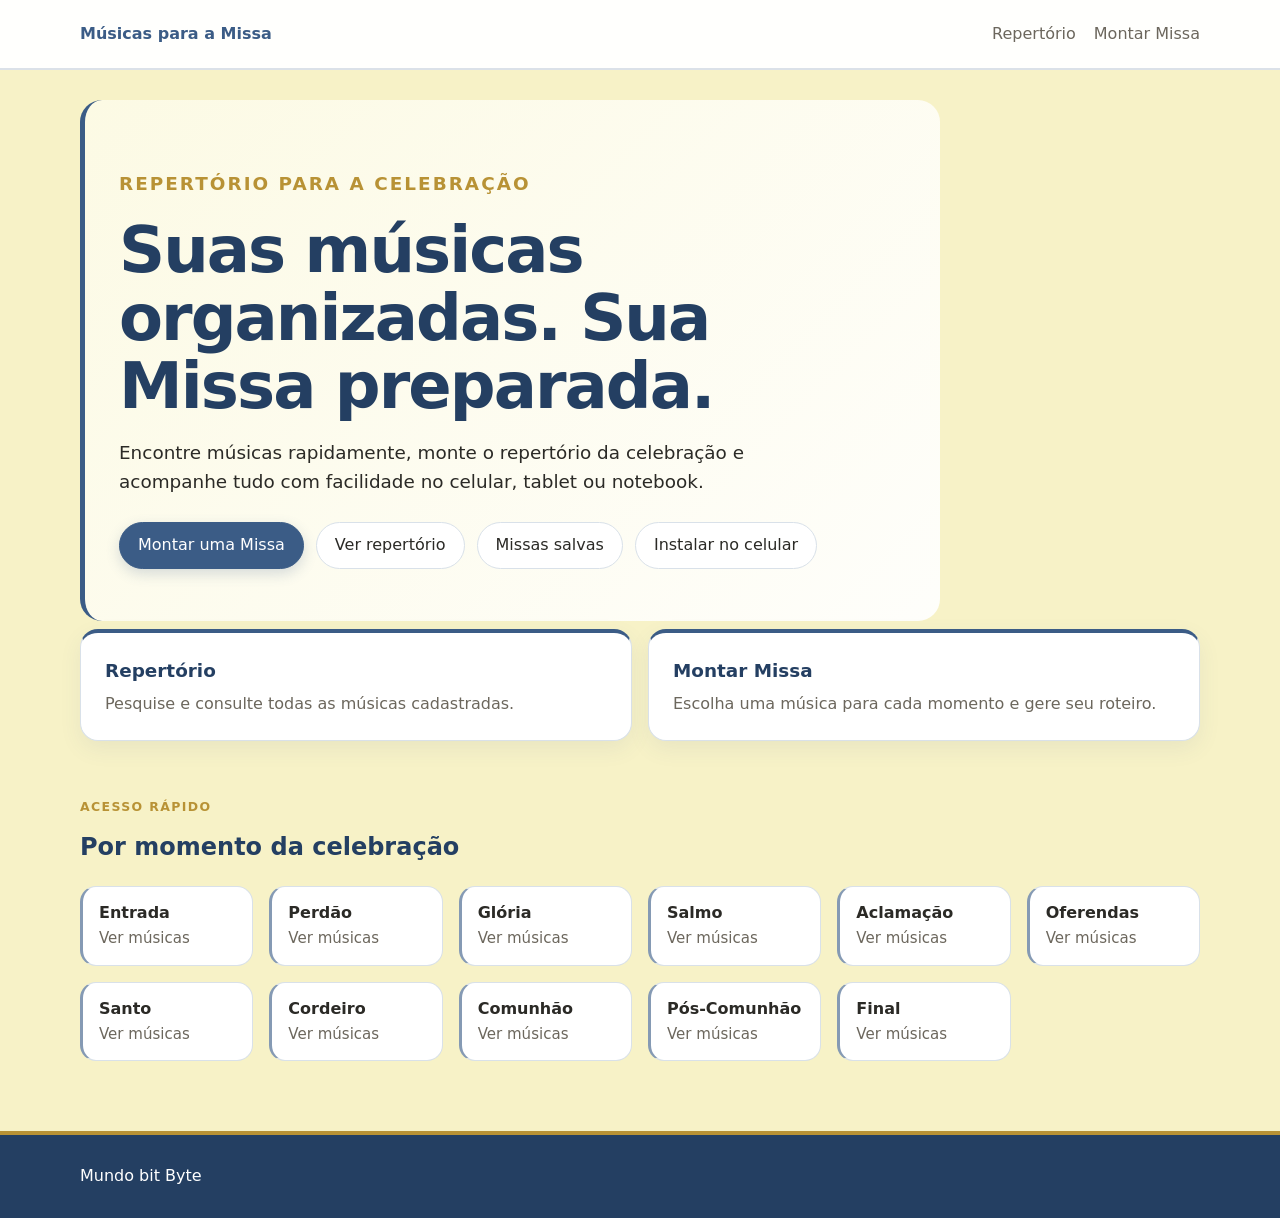
<file: index.html>
<!DOCTYPE html>
<html lang="pt-BR">
<head>
  <meta charset="UTF-8">
  <meta name="viewport" content="width=device-width, initial-scale=1.0">
  <meta name="theme-color" content="#243F62">
  <meta name="description" content="Repertório, preparação e roteiro de músicas para a celebração da Missa.">
  <link rel="manifest" href="manifest.webmanifest">
  <link rel="icon" href="assets/img/icone-app.svg" type="image/svg+xml">
  <title>Músicas para a Missa</title>
  <link rel="stylesheet" href="assets/css/style.css">
  <link rel="stylesheet" href="assets/css/tema.css">
</head>
<body>
  <header class="topo">
    <div class="container">
      <a class="marca" href="index.html">Músicas para a Missa</a>
      <nav>
        <a href="repertorio.html">Repertório</a>
        <a href="montar-missa.html">Montar Missa</a>
      </nav>
    </div>
  </header>

  <main class="container">
    <section class="hero">
      <p class="sobrelinha">Repertório para a celebração</p>
      <h1>Suas músicas organizadas. Sua Missa preparada.</h1>
      <p>Encontre músicas rapidamente, monte o repertório da celebração e acompanhe tudo com facilidade no celular, tablet ou notebook.</p>

      <div class="acoes">
        <a class="botao primario" href="montar-missa.html">Montar uma Missa</a>
        <a class="botao" href="repertorio.html">Ver repertório</a>
        <a class="botao" href="missas-salvas.html">Missas salvas</a>
        <button id="instalarApp" class="botao" type="button" hidden>Instalar no celular</button>
      </div>
    </section>

    <section id="missaAtualHome" class="dados-celebracao missa-atual-home" aria-labelledby="tituloMissaAtual" hidden>
      <div class="dados-celebracao-cabecalho missa-atual-conteudo">
        <div>
          <p class="sobrelinha">Em andamento</p>
          <h2 id="tituloMissaAtual">Missa em preparação</h2>
          <p id="missaAtualMeta" class="momento-meta missa-atual-meta"></p>
        </div>
        <div class="acoes missa-atual-acoes">
          <a class="botao" href="montar-missa.html">Continuar montagem</a>
          <a id="abrirRoteiroAtual" class="botao primario" href="roteiro.html">Abrir roteiro</a>
          <button class="botao" type="button" data-nova-missa>Nova Missa</button>
        </div>
      </div>
    </section>

    <section class="atalhos-home">
      <a class="atalho-principal" href="repertorio.html">
        <span class="atalho-titulo">Repertório</span>
        <span class="atalho-texto">Pesquise e consulte todas as músicas cadastradas.</span>
      </a>

      <a class="atalho-principal" href="montar-missa.html">
        <span class="atalho-titulo">Montar Missa</span>
        <span class="atalho-texto">Escolha uma música para cada momento e gere seu roteiro.</span>
      </a>
    </section>

    <section class="acesso-momentos">
      <div class="secao-titulo">
        <div>
          <p class="sobrelinha">Acesso rápido</p>
          <h2>Por momento da celebração</h2>
        </div>
      </div>
      <div id="categorias" class="grade-categorias compacta"></div>
    </section>
  </main>

  <footer class="rodape">
    <div class="container">Mundo bit Byte</div>
  </footer>

  <script src="assets/js/site.js"></script>
  <script src="assets/js/nova-missa.js"></script>
  <script src="assets/js/app.js"></script>
</body>
</html>
</file>
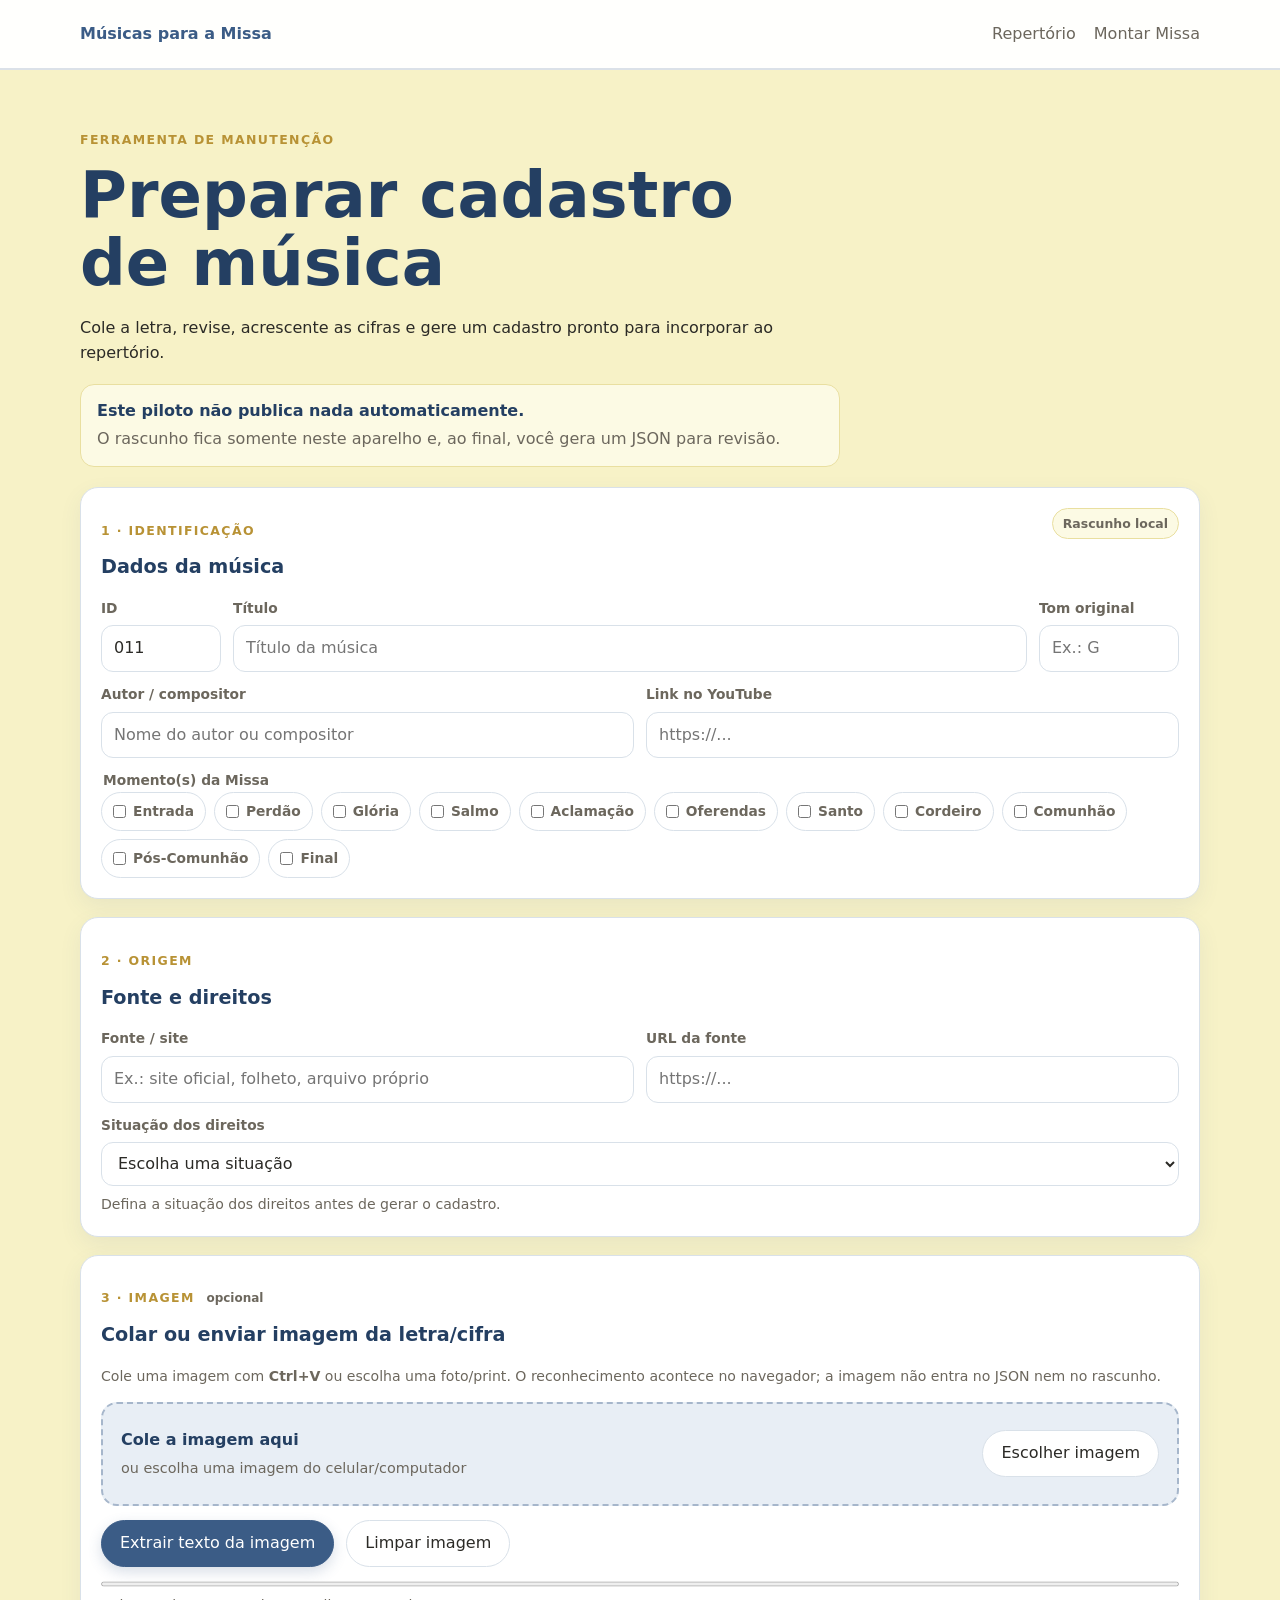
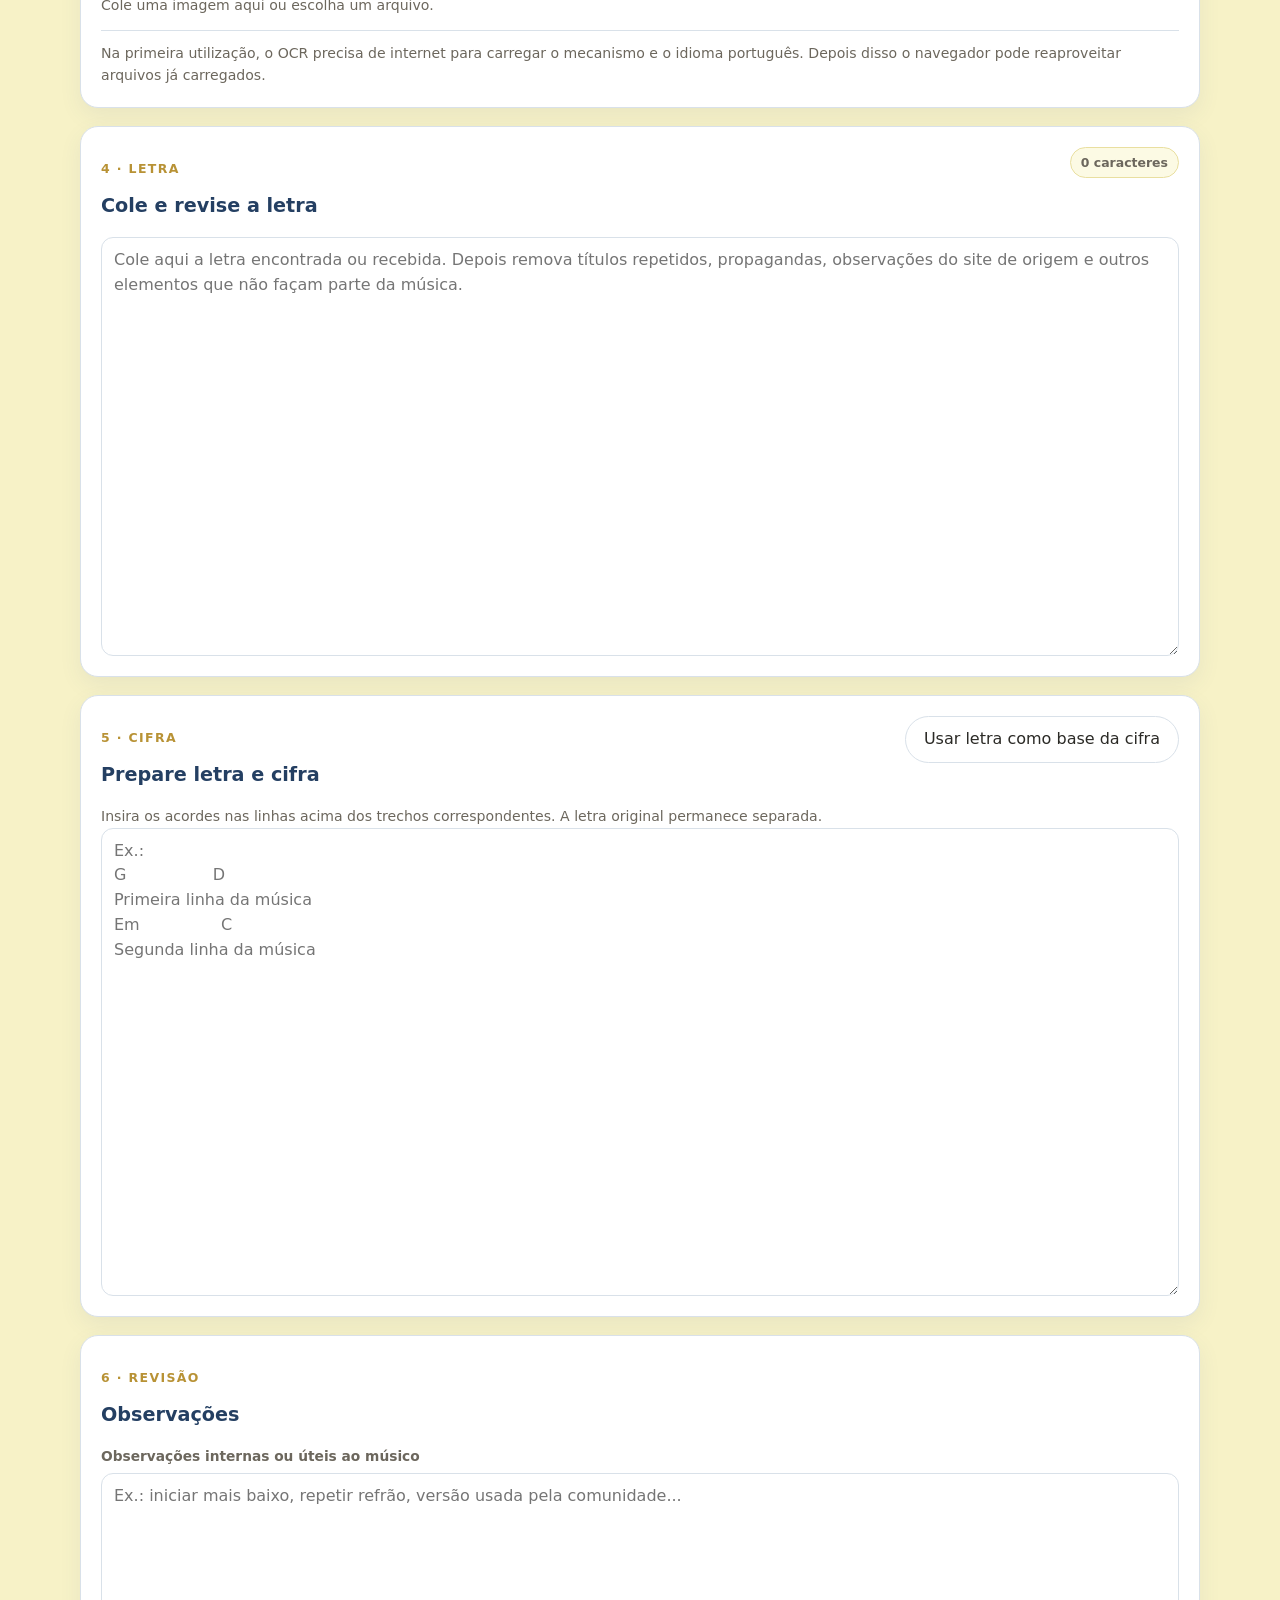
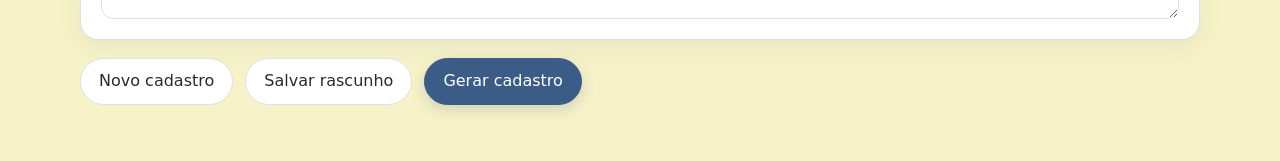
<file: cadastro-musica.html>
<!DOCTYPE html>
<html lang="pt-BR">
<head>
  <meta charset="UTF-8">
  <meta name="viewport" content="width=device-width, initial-scale=1.0">
  <meta name="theme-color" content="#243F62">
  <meta name="description" content="Ferramenta local para preparar cadastros de músicas do repertório.">
  <meta name="robots" content="noindex,nofollow">
  <link rel="manifest" href="manifest.webmanifest">
  <link rel="icon" href="assets/img/icone-app.svg" type="image/svg+xml">
  <title>Cadastro de música — Músicas para a Missa</title>
  <link rel="stylesheet" href="assets/css/style.css">
  <link rel="stylesheet" href="assets/css/tema.css">
  <link rel="stylesheet" href="assets/css/cadastro-musica.css">
</head>
<body>
  <header class="topo">
    <div class="container">
      <a class="marca" href="index.html">Músicas para a Missa</a>
      <nav>
        <a href="repertorio.html">Repertório</a>
        <a href="montar-missa.html">Montar Missa</a>
      </nav>
    </div>
  </header>

  <main class="container cadastro-musica-container">
    <section class="cabecalho-pagina compacto">
      <p class="sobrelinha">Ferramenta de manutenção</p>
      <h1>Preparar cadastro de música</h1>
      <p>Cole a letra, revise, acrescente as cifras e gere um cadastro pronto para incorporar ao repertório.</p>
      <div class="aviso-cadastro" role="note">
        <strong>Este piloto não publica nada automaticamente.</strong>
        <span>O rascunho fica somente neste aparelho e, ao final, você gera um JSON para revisão.</span>
      </div>
    </section>

    <form id="formCadastroMusica" class="cadastro-musica-form" novalidate>
      <section class="cadastro-painel" aria-labelledby="tituloIdentificacaoMusica">
        <div class="cadastro-painel-cabecalho">
          <div>
            <p class="sobrelinha">1 · Identificação</p>
            <h2 id="tituloIdentificacaoMusica">Dados da música</h2>
          </div>
          <span id="statusRascunho" class="cadastro-status" role="status" aria-live="polite">Rascunho local</span>
        </div>

        <div class="cadastro-grade tres-colunas">
          <label>
            <span>ID</span>
            <input id="musicaId" name="id" type="text" inputmode="numeric" maxlength="20" placeholder="Ex.: 011" required>
          </label>

          <label class="campo-largo">
            <span>Título</span>
            <input id="musicaTitulo" name="titulo" type="text" maxlength="120" placeholder="Título da música" required>
          </label>

          <label>
            <span>Tom original</span>
            <input id="musicaTom" name="tom" type="text" maxlength="12" placeholder="Ex.: G">
          </label>
        </div>

        <div class="cadastro-grade duas-colunas">
          <label>
            <span>Autor / compositor</span>
            <input id="musicaAutor" name="autor" type="text" maxlength="160" placeholder="Nome do autor ou compositor">
          </label>

          <label>
            <span>Link no YouTube</span>
            <input id="musicaYoutube" name="youtube" type="url" maxlength="500" placeholder="https://...">
          </label>
        </div>

        <fieldset class="cadastro-momentos">
          <legend>Momento(s) da Missa</legend>
          <div id="momentosCadastro" class="cadastro-momentos-grade"></div>
        </fieldset>
      </section>

      <section class="cadastro-painel" aria-labelledby="tituloFonteDireitos">
        <div class="cadastro-painel-cabecalho">
          <div>
            <p class="sobrelinha">2 · Origem</p>
            <h2 id="tituloFonteDireitos">Fonte e direitos</h2>
          </div>
        </div>

        <div class="cadastro-grade duas-colunas">
          <label>
            <span>Fonte / site</span>
            <input id="musicaFonte" name="fonte" type="text" maxlength="200" placeholder="Ex.: site oficial, folheto, arquivo próprio">
          </label>

          <label>
            <span>URL da fonte</span>
            <input id="musicaFonteUrl" name="fonteUrl" type="url" maxlength="500" placeholder="https://...">
          </label>
        </div>

        <label>
          <span>Situação dos direitos</span>
          <select id="musicaDireitos" name="direitos" required>
            <option value="">Escolha uma situação</option>
            <option value="proprio-autorizado">Conteúdo próprio ou autorizado</option>
            <option value="dominio-publico">Domínio público</option>
            <option value="verificar-autorizacao">Autorização a verificar</option>
            <option value="somente-link">Somente link — não republicar letra/cifra</option>
          </select>
        </label>

        <p id="avisoDireitos" class="cadastro-ajuda" aria-live="polite"></p>
      </section>

      <section class="cadastro-painel" aria-labelledby="tituloLetra">
        <div class="cadastro-painel-cabecalho">
          <div>
            <p class="sobrelinha">3 · Letra</p>
            <h2 id="tituloLetra">Cole e revise a letra</h2>
          </div>
          <span id="contadorLetra" class="cadastro-status">0 caracteres</span>
        </div>

        <label>
          <span class="sr-only">Letra da música</span>
          <textarea id="musicaLetra" name="letra" rows="16" placeholder="Cole aqui a letra encontrada ou recebida. Depois remova títulos repetidos, propagandas, observações do site de origem e outros elementos que não façam parte da música."></textarea>
        </label>
      </section>

      <section class="cadastro-painel" aria-labelledby="tituloCifra">
        <div class="cadastro-painel-cabecalho">
          <div>
            <p class="sobrelinha">4 · Cifra</p>
            <h2 id="tituloCifra">Prepare letra e cifra</h2>
          </div>
          <button id="usarLetraNaCifra" class="botao" type="button">Usar letra como base da cifra</button>
        </div>

        <p class="cadastro-ajuda">Insira os acordes nas linhas acima dos trechos correspondentes. A letra original permanece separada.</p>
        <label>
          <span class="sr-only">Letra com cifra</span>
          <textarea id="musicaCifra" name="cifra" rows="18" class="editor-cifra" spellcheck="false" placeholder="Ex.:&#10;G                 D&#10;Primeira linha da música&#10;Em                C&#10;Segunda linha da música"></textarea>
        </label>
      </section>

      <section class="cadastro-painel" aria-labelledby="tituloObservacoes">
        <div class="cadastro-painel-cabecalho">
          <div>
            <p class="sobrelinha">5 · Revisão</p>
            <h2 id="tituloObservacoes">Observações</h2>
          </div>
        </div>

        <label>
          <span>Observações internas ou úteis ao músico</span>
          <textarea id="musicaObservacoes" name="observacoes" rows="5" maxlength="1000" placeholder="Ex.: iniciar mais baixo, repetir refrão, versão usada pela comunidade..."></textarea>
        </label>
      </section>

      <div class="barra-acoes cadastro-acoes-principais">
        <button id="novoCadastro" class="botao" type="button">Novo cadastro</button>
        <button id="salvarRascunho" class="botao" type="button">Salvar rascunho</button>
        <button id="gerarCadastro" class="botao primario" type="button">Gerar cadastro</button>
      </div>
    </form>

    <section id="resultadoCadastro" class="cadastro-painel resultado-cadastro" aria-labelledby="tituloResultadoCadastro" hidden>
      <div class="cadastro-painel-cabecalho">
        <div>
          <p class="sobrelinha">Resultado</p>
          <h2 id="tituloResultadoCadastro">Cadastro pronto para revisão</h2>
        </div>
      </div>

      <div id="resumoValidacao" class="aviso-cadastro" role="status" aria-live="polite"></div>
      <pre id="saidaJson" class="saida-json" tabindex="0"></pre>

      <div class="barra-acoes">
        <button id="copiarJson" class="botao primario" type="button">Copiar JSON</button>
        <button id="baixarJson" class="botao" type="button">Baixar .json</button>
      </div>
      <p id="statusSaida" class="cadastro-ajuda" role="status" aria-live="polite"></p>
    </section>
  </main>

  <script src="assets/js/site.js"></script>
  <script src="assets/js/cadastro-musica.js"></script>
  <script src="assets/js/ocr-cadastro.js"></script>
</body>
</html>
</file>
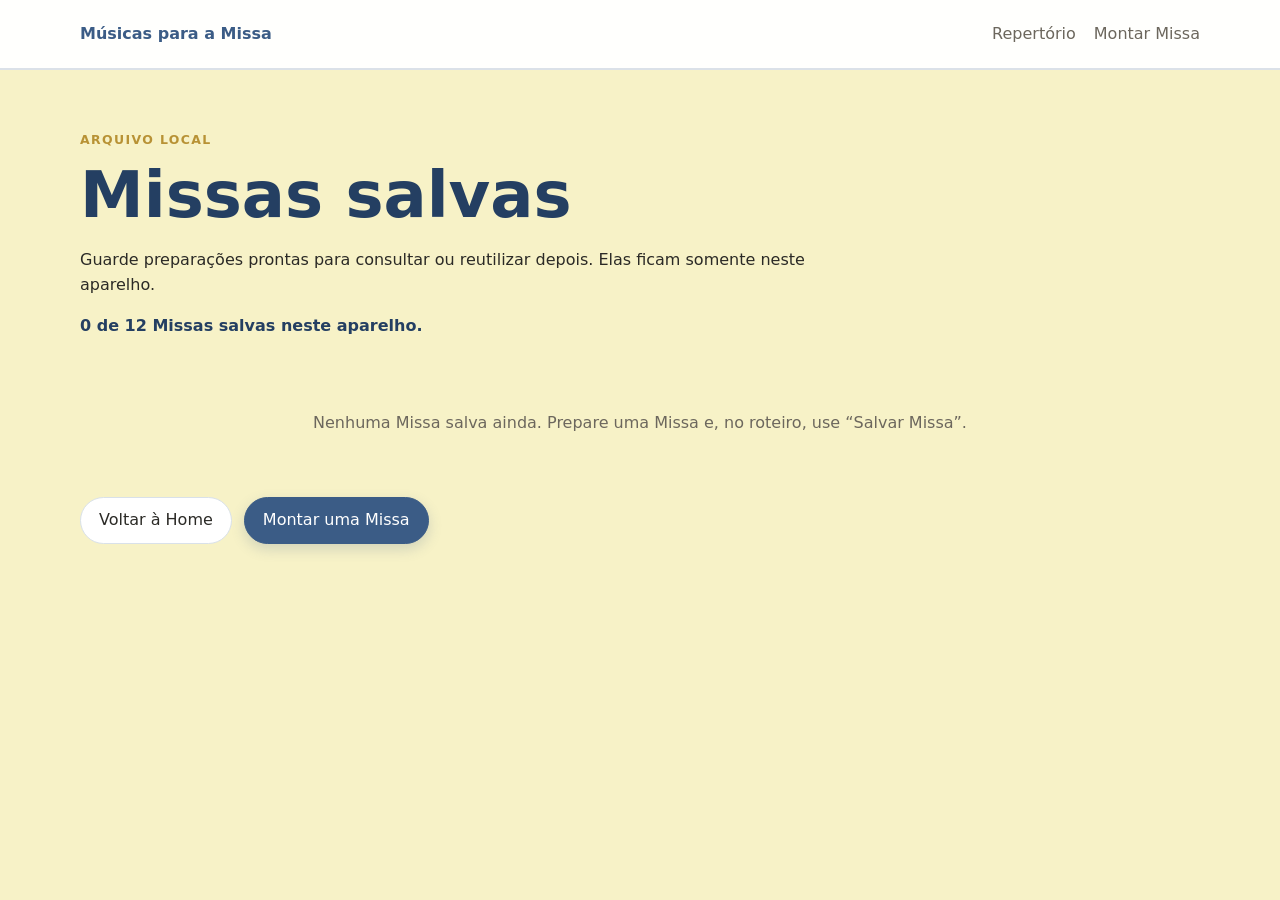
<file: missas-salvas.html>
<!DOCTYPE html>
<html lang="pt-BR">
<head>
  <meta charset="UTF-8">
  <meta name="viewport" content="width=device-width, initial-scale=1.0">
  <meta name="theme-color" content="#243F62">
  <meta name="description" content="Consulte e reutilize Missas salvas neste aparelho.">
  <link rel="manifest" href="manifest.webmanifest">
  <link rel="icon" href="assets/img/icone-app.svg" type="image/svg+xml">
  <title>Missas salvas</title>
  <link rel="stylesheet" href="assets/css/style.css">
  <link rel="stylesheet" href="assets/css/tema.css">
</head>
<body>
  <header class="topo">
    <div class="container">
      <a class="marca" href="index.html">Músicas para a Missa</a>
      <nav>
        <a href="repertorio.html">Repertório</a>
        <a href="montar-missa.html">Montar Missa</a>
      </nav>
    </div>
  </header>

  <main class="container roteiro-container">
    <section class="cabecalho-pagina compacto">
      <p class="sobrelinha">Arquivo local</p>
      <h1>Missas salvas</h1>
      <p>Guarde preparações prontas para consultar ou reutilizar depois. Elas ficam somente neste aparelho.</p>
      <p id="contadorMissasSalvas" class="resumo-roteiro"></p>
    </section>

    <div id="listaMissasSalvas" class="roteiro"></div>

    <div class="barra-acoes">
      <a class="botao" href="index.html">Voltar à Home</a>
      <a class="botao primario" href="montar-missa.html">Montar uma Missa</a>
    </div>
  </main>

  <script src="assets/js/site.js"></script>
  <script src="assets/js/missas-salvas.js"></script>
</body>
</html>
</file>
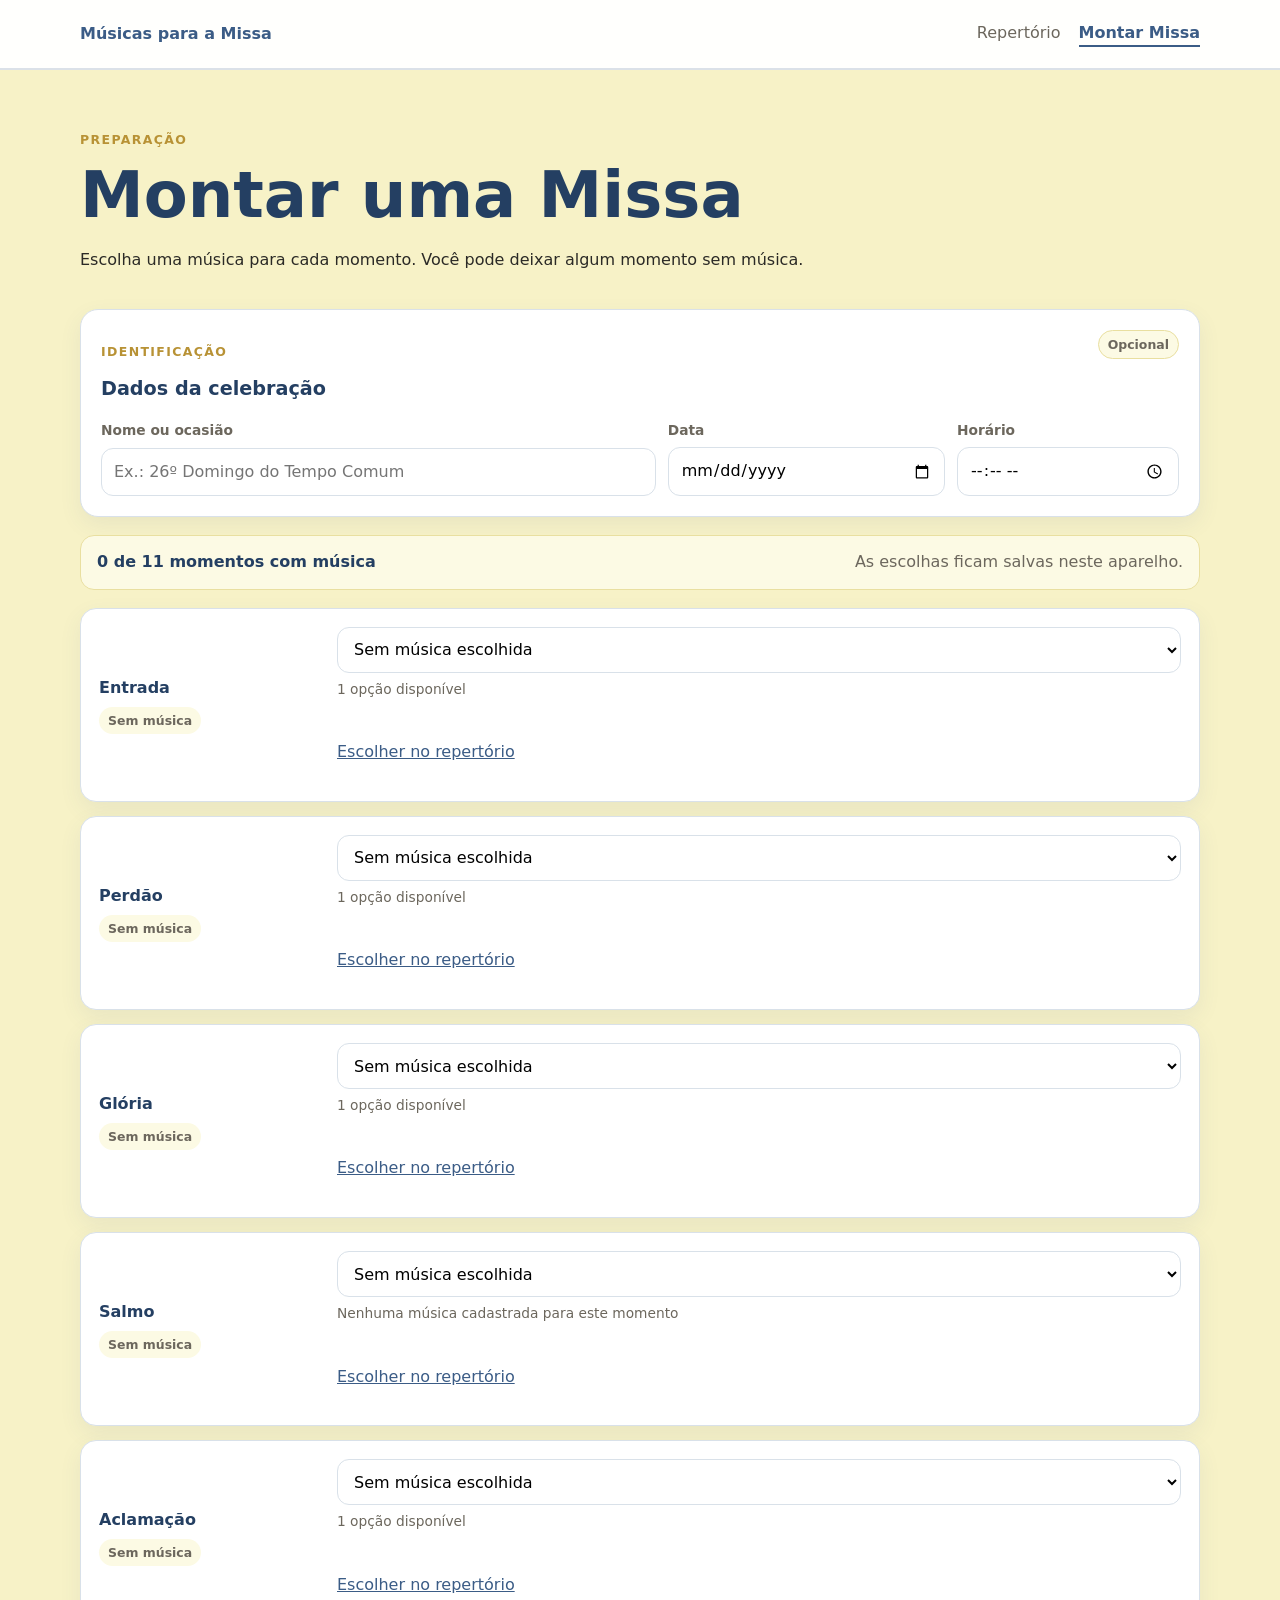
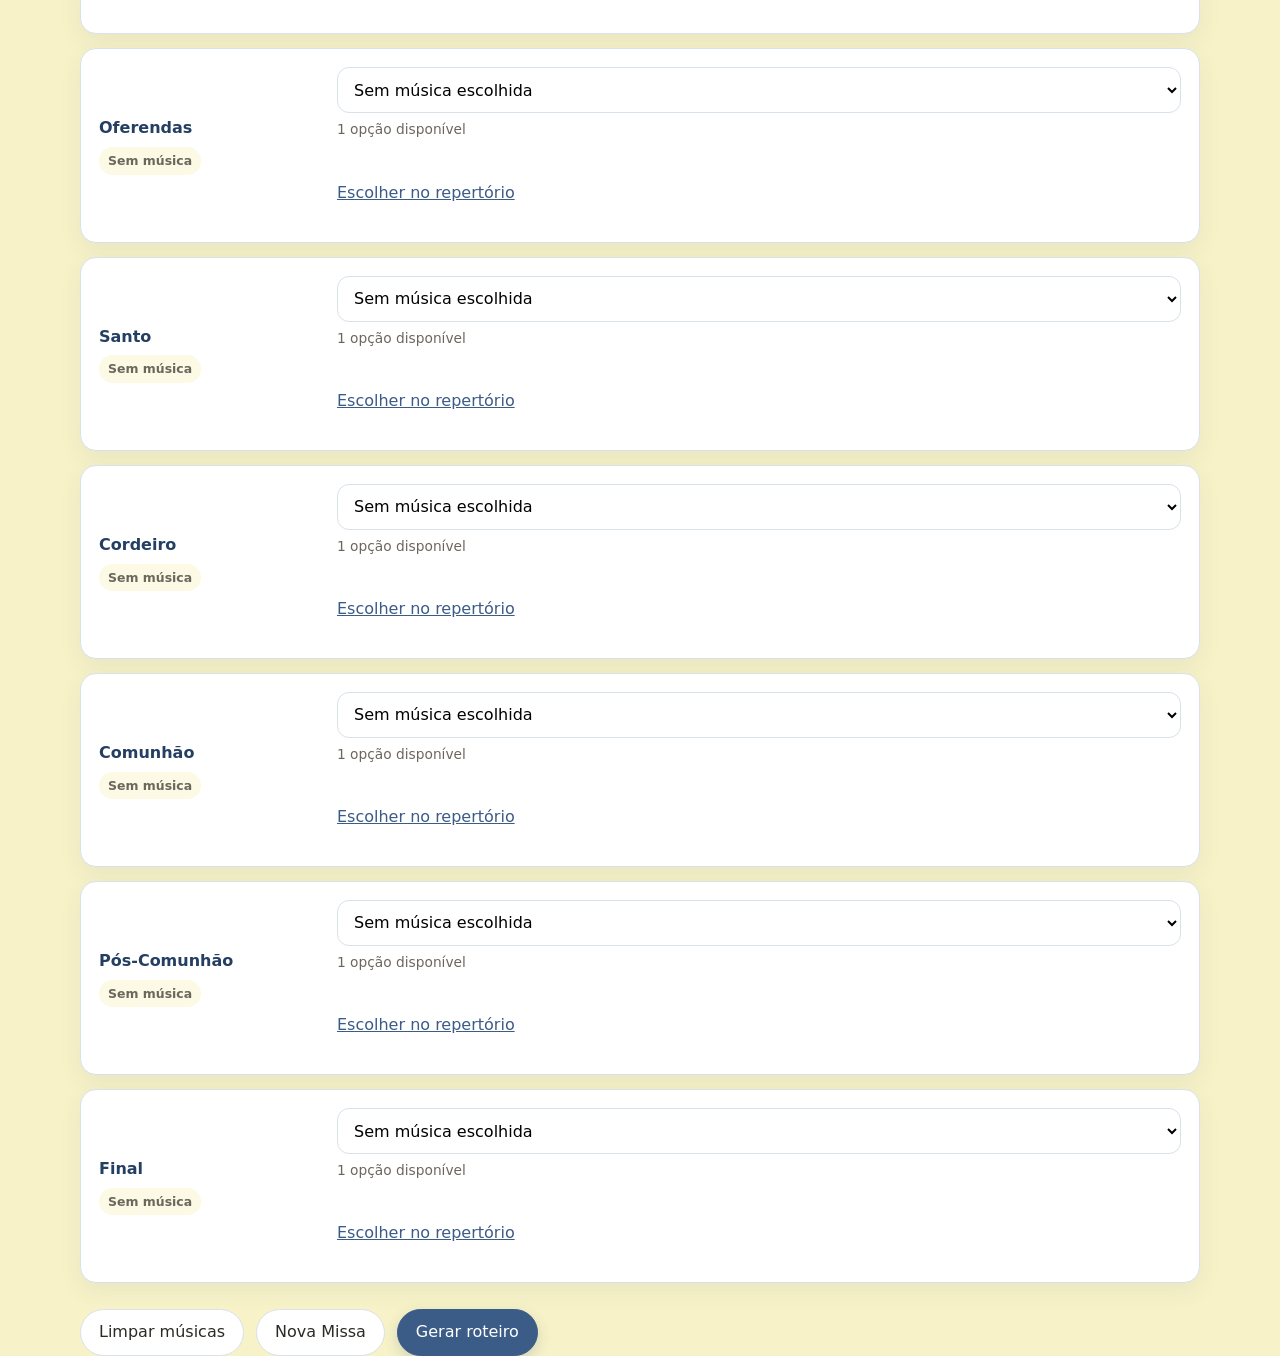
<file: montar-missa.html>
<!DOCTYPE html>
<html lang="pt-BR">
<head>
  <meta charset="UTF-8">
  <meta name="viewport" content="width=device-width, initial-scale=1.0">
  <meta name="theme-color" content="#243F62">
  <meta name="description" content="Monte o repertório da Missa escolhendo uma música para cada momento da celebração.">
  <link rel="manifest" href="manifest.webmanifest">
  <link rel="icon" href="assets/img/icone-app.svg" type="image/svg+xml">
  <title>Montar Missa</title>
  <link rel="stylesheet" href="assets/css/style.css">
  <link rel="stylesheet" href="assets/css/tema.css">
</head>
<body>
  <header class="topo">
    <div class="container">
      <a class="marca" href="index.html">Músicas para a Missa</a>
      <nav>
        <a href="repertorio.html">Repertório</a>
        <a class="ativo" href="montar-missa.html">Montar Missa</a>
      </nav>
    </div>
  </header>

  <main class="container">
    <section class="cabecalho-pagina">
      <p class="sobrelinha">Preparação</p>
      <h1>Montar uma Missa</h1>
      <p>Escolha uma música para cada momento. Você pode deixar algum momento sem música.</p>
    </section>

    <section class="dados-celebracao" aria-labelledby="tituloDadosCelebracao">
      <div class="dados-celebracao-cabecalho">
        <div>
          <p class="sobrelinha">Identificação</p>
          <h2 id="tituloDadosCelebracao">Dados da celebração</h2>
        </div>
        <span>Opcional</span>
      </div>

      <div class="dados-celebracao-campos">
        <label>
          <span>Nome ou ocasião</span>
          <input id="celebracaoNome" type="text" maxlength="80" placeholder="Ex.: 26º Domingo do Tempo Comum">
        </label>

        <label>
          <span>Data</span>
          <input id="celebracaoData" type="date">
        </label>

        <label>
          <span>Horário</span>
          <input id="celebracaoHorario" type="time">
        </label>
      </div>
    </section>

    <div class="resumo-montagem" aria-live="polite">
      <strong id="resumoEscolhas">0 de 11 momentos com música</strong>
      <span>As escolhas ficam salvas neste aparelho.</span>
    </div>

    <div id="momentosMissa" class="lista-momentos"></div>

    <div class="barra-acoes">
      <button id="limpar" class="botao" type="button">Limpar músicas</button>
      <button class="botao" type="button" data-nova-missa>Nova Missa</button>
      <a id="gerarRoteiro" class="botao primario" href="roteiro.html">Gerar roteiro</a>
    </div>
  </main>

  <script src="assets/js/site.js"></script>
  <script src="assets/js/missa.js"></script>
  <script src="assets/js/fluxo-escolha.js"></script>
  <script src="assets/js/nova-missa.js"></script>
</body>
</html>
</file>
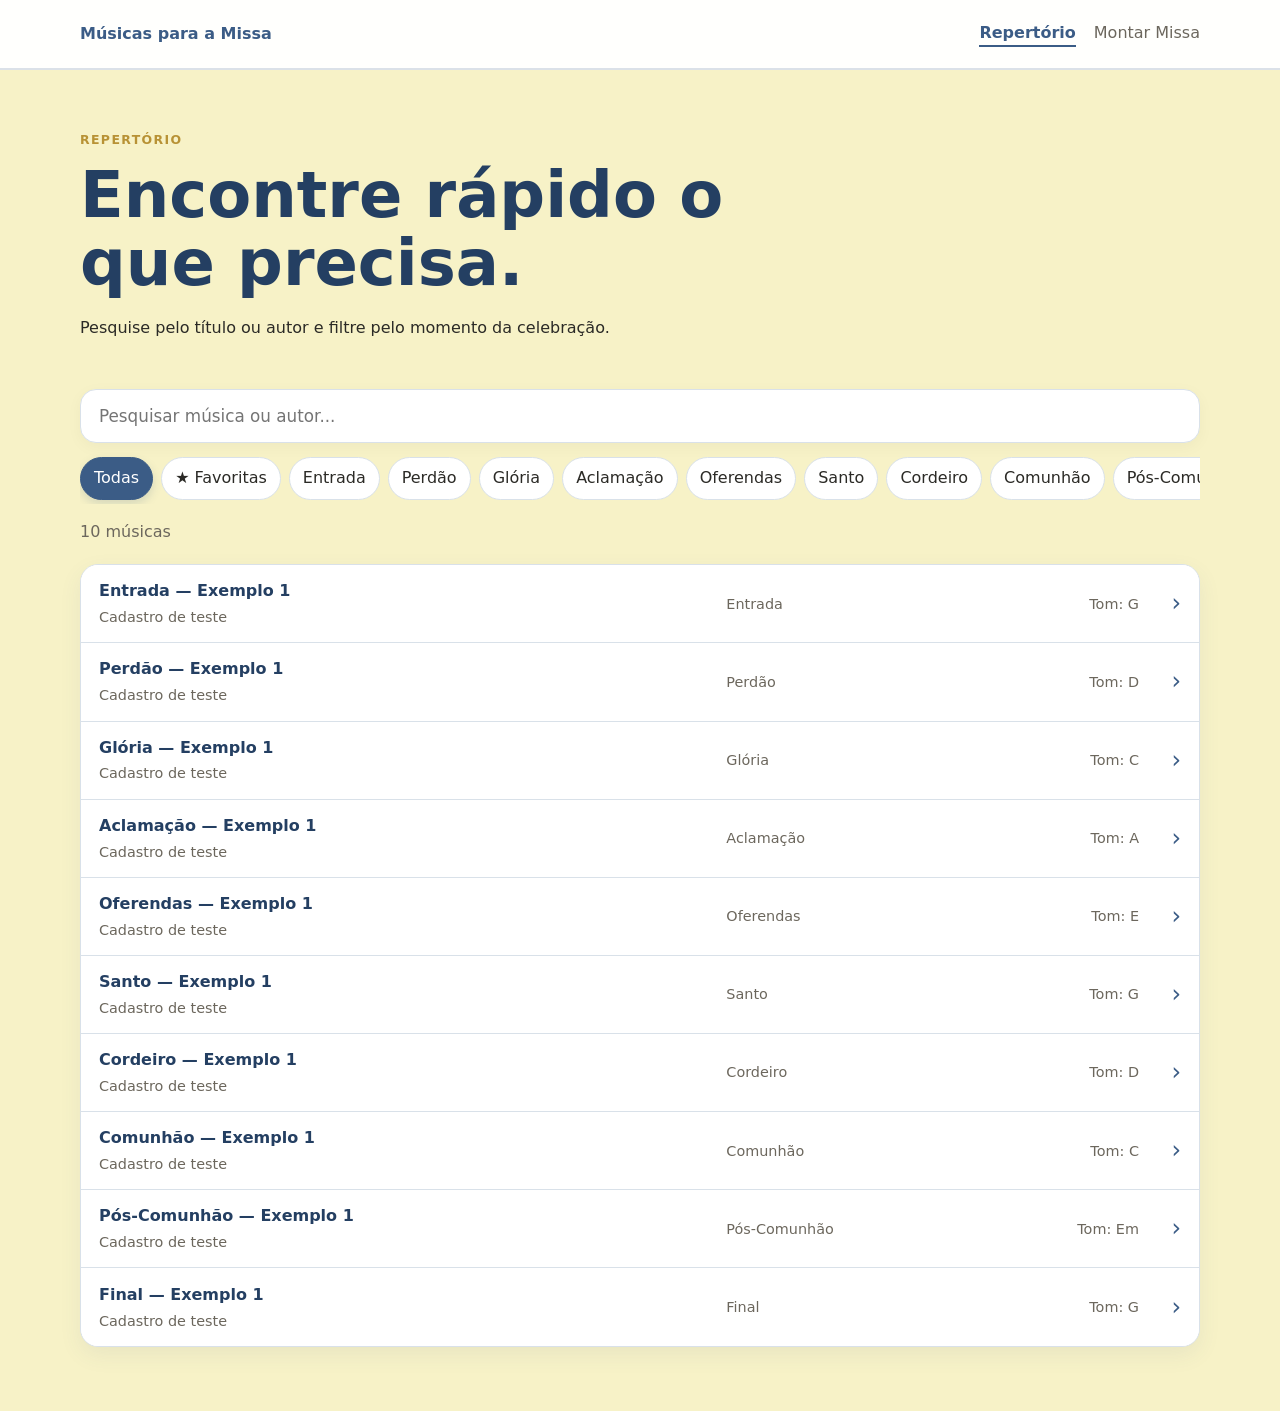
<file: repertorio.html>
<!DOCTYPE html>
<html lang="pt-BR">
<head>
  <meta charset="UTF-8">
  <meta name="viewport" content="width=device-width, initial-scale=1.0">
  <meta name="theme-color" content="#243F62">
  <meta name="description" content="Consulte o repertório de músicas para a celebração da Missa.">
  <link rel="manifest" href="manifest.webmanifest">
  <link rel="icon" href="assets/img/icone-app.svg" type="image/svg+xml">
  <title>Repertório</title>
  <link rel="stylesheet" href="assets/css/style.css">
  <link rel="stylesheet" href="assets/css/tema.css">
</head>
<body>
  <header class="topo">
    <div class="container">
      <a class="marca" href="index.html">Músicas para a Missa</a>
      <nav>
        <a class="ativo" href="repertorio.html">Repertório</a>
        <a href="montar-missa.html">Montar Missa</a>
      </nav>
    </div>
  </header>

  <main class="container">
    <section class="cabecalho-pagina compacto">
      <p class="sobrelinha">Repertório</p>
      <h1>Encontre rápido o que precisa.</h1>
      <p>Pesquise pelo título ou autor e filtre pelo momento da celebração.</p>
    </section>

    <section class="painel-repertorio">
      <label class="campo-pesquisa">
        <span class="sr-only">Pesquisar música</span>
        <input id="pesquisa" type="search" placeholder="Pesquisar música ou autor...">
      </label>

      <div id="filtrosRapidos" class="filtros-rapidos" aria-label="Filtros do repertório"></div>
      <p id="contador" class="contador"></p>
    </section>

    <div id="listaMusicas" class="lista-musicas"></div>
  </main>

  <script src="assets/js/site.js"></script>
  <script src="assets/js/favoritos.js"></script>
  <script src="assets/js/repertorio.js"></script>
  <script src="assets/js/fluxo-escolha.js"></script>
</body>
</html>
</file>
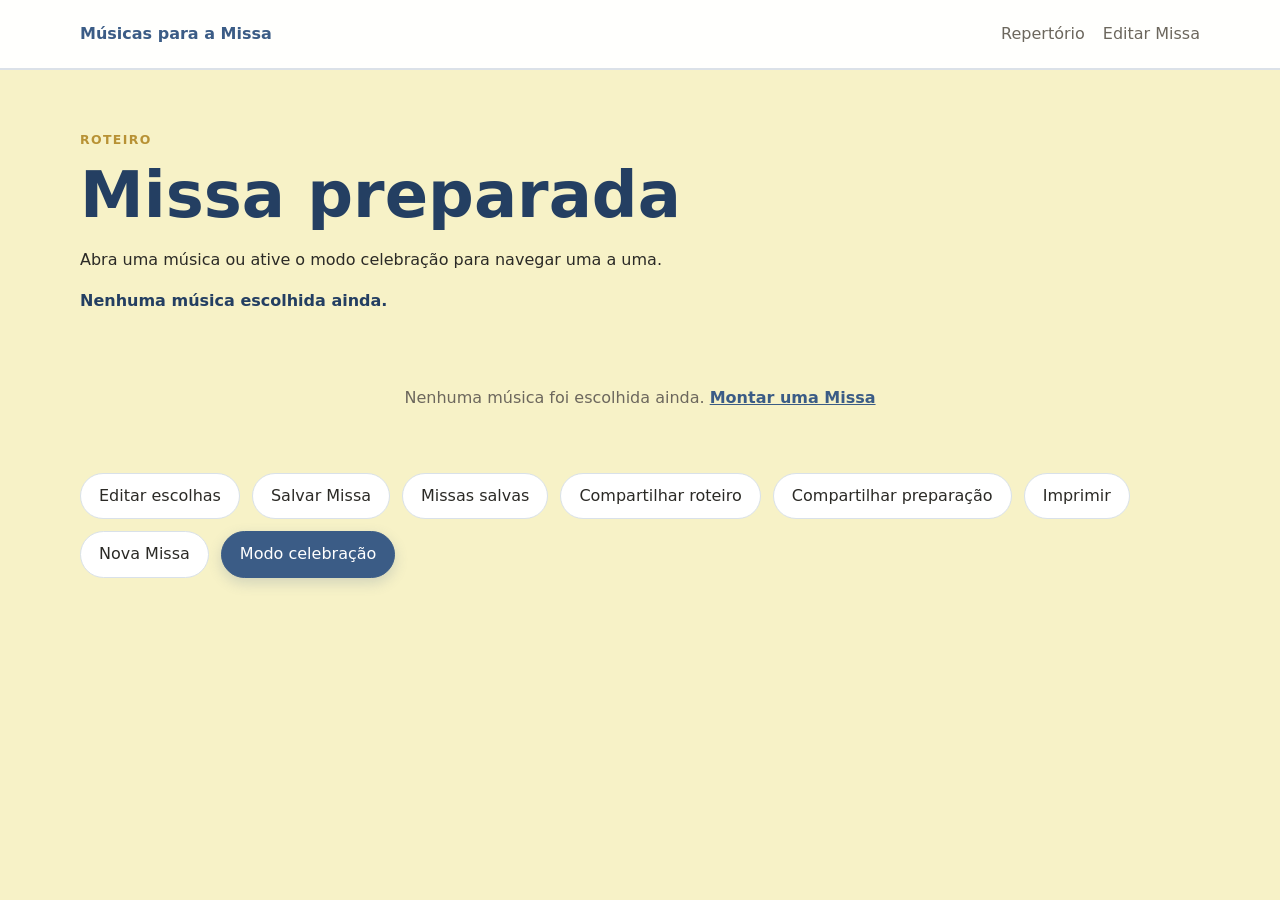
<file: roteiro.html>
<!DOCTYPE html>
<html lang="pt-BR">
<head>
  <meta charset="UTF-8">
  <meta name="viewport" content="width=device-width, initial-scale=1.0">
  <meta name="theme-color" content="#243F62">
  <meta name="description" content="Acompanhe, compartilhe, imprima ou use em modo celebração o roteiro musical da Missa.">
  <link rel="manifest" href="manifest.webmanifest">
  <link rel="icon" href="assets/img/icone-app.svg" type="image/svg+xml">
  <title>Roteiro da Missa</title>
  <link rel="stylesheet" href="assets/css/style.css">
  <link rel="stylesheet" href="assets/css/tema.css">
  <link rel="stylesheet" href="assets/css/tela-ativa.css">
  <link rel="stylesheet" href="assets/css/lista-celebracao.css">
  <link rel="stylesheet" href="assets/css/print.css" media="print">
</head>
<body>
  <header class="topo somente-tela">
    <div class="container">
      <a class="marca" href="index.html">Músicas para a Missa</a>
      <nav>
        <a href="repertorio.html">Repertório</a>
        <a href="montar-missa.html">Editar Missa</a>
      </nav>
    </div>
  </header>

  <main class="container roteiro-container">
    <section class="cabecalho-pagina">
      <p class="sobrelinha">Roteiro</p>
      <h1>Missa preparada</h1>
      <div id="identificacaoRoteiro" class="identificacao-roteiro oculto"></div>
      <p class="somente-tela">Abra uma música ou ative o modo celebração para navegar uma a uma.</p>
      <p id="resumoRoteiro" class="resumo-roteiro"></p>
    </section>

    <div id="roteiro" class="roteiro"></div>

    <div class="barra-acoes somente-tela">
      <a class="botao" href="montar-missa.html">Editar escolhas</a>
      <button id="salvarMissa" class="botao" type="button" disabled>Salvar Missa</button>
      <a class="botao" href="missas-salvas.html">Missas salvas</a>
      <button id="compartilharRoteiro" class="botao" type="button" disabled>Compartilhar roteiro</button>
      <button id="compartilharPreparacao" class="botao" type="button" disabled>Compartilhar preparação</button>
      <button id="imprimir" class="botao" type="button">Imprimir</button>
      <button class="botao" type="button" data-nova-missa>Nova Missa</button>
      <button id="modoCelebracao" class="botao primario" type="button">Modo celebração</button>
    </div>
    <p id="statusCompartilhamento" class="status-compartilhamento somente-tela" role="status" aria-live="polite"></p>
  </main>

  <div id="celebracao" class="celebracao oculto somente-tela" role="dialog" aria-modal="true" aria-label="Modo celebração">
    <div class="celebracao-topo">
      <div class="celebracao-acoes-principais">
        <button id="sairCelebracao" class="fechar-celebracao" type="button">Sair</button>
        <button id="abrirListaCelebracao" class="botao-lista-celebracao" type="button" aria-expanded="false" aria-controls="listaCelebracao">Lista</button>
      </div>
      <div class="celebracao-controles" aria-label="Controles de leitura">
        <div class="controle-segmentado controle-celebracao-modo">
          <button id="celebracaoCifra" class="ativo" type="button">Letra e cifra</button>
          <button id="celebracaoLetra" type="button">Somente letra</button>
        </div>
        <div class="controle-fonte controle-celebracao-fonte" aria-label="Tamanho do texto">
          <button id="celebracaoMenor" type="button" aria-label="Diminuir texto">A−</button>
          <button id="celebracaoNormal" type="button" aria-label="Tamanho normal">A</button>
          <button id="celebracaoMaior" type="button" aria-label="Aumentar texto">A+</button>
        </div>
        <span id="statusTelaAtiva" class="celebracao-tela-status" role="status" aria-live="polite" hidden>Tela ativa</span>
      </div>
    </div>

    <div class="celebracao-conteudo">
      <p id="celebracaoIdentificacao" class="celebracao-identificacao oculto"></p>
      <p id="celebracaoMomento" class="sobrelinha"></p>
      <h1 id="celebracaoTitulo"></h1>
      <p id="celebracaoMeta" class="celebracao-meta"></p>
      <pre id="celebracaoTexto" class="texto-celebracao"></pre>
    </div>

    <div class="celebracao-nav">
      <button id="anterior" type="button">← Anterior</button>
      <span id="posicaoCelebracao"></span>
      <button id="proxima" type="button">Próxima →</button>
    </div>

    <div id="listaCelebracao" class="celebracao-lista oculto" aria-hidden="true">
      <section class="celebracao-lista-painel" role="dialog" aria-labelledby="tituloListaCelebracao">
        <div class="celebracao-lista-cabecalho">
          <div>
            <p class="sobrelinha">Roteiro</p>
            <h2 id="tituloListaCelebracao">Ir para um momento</h2>
          </div>
          <button id="fecharListaCelebracao" class="celebracao-lista-fechar" type="button">Fechar</button>
        </div>
        <div id="itensListaCelebracao" class="celebracao-lista-itens"></div>
      </section>
    </div>
  </div>

  <script src="assets/js/site.js"></script>
  <script src="assets/js/missa.js"></script>
  <script src="assets/js/compartilhar.js"></script>
  <script src="assets/js/nova-missa.js"></script>
  <script src="assets/js/transposicao.js"></script>
  <script src="assets/js/tela-ativa.js"></script>
  <script src="assets/js/gestos-celebracao.js"></script>
  <script src="assets/js/lista-celebracao.js"></script>
  <script src="assets/js/transferir-missa.js"></script>
  <script src="assets/js/missas-salvas.js"></script>
</body>
</html>
</file>
<file: assets/css/style.css>
* { box-sizing: border-box; }

:root {
  --fundo: #f7f5f0;
  --superficie: #ffffff;
  --texto: #202020;
  --texto-suave: #666;
  --borda: #ddd8cf;
  --destaque: #633a2c;
  --destaque-escuro: #48271d;
  --raio: 16px;
  --sombra: 0 8px 24px rgba(0,0,0,.06);
}

body {
  margin: 0;
  font-family: system-ui, -apple-system, BlinkMacSystemFont, "Segoe UI", sans-serif;
  background: var(--fundo);
  color: var(--texto);
  line-height: 1.55;
}

a { color: inherit; }
button, input, select { font: inherit; }

.container {
  width: min(1120px, calc(100% - 32px));
  margin: 0 auto;
}

.topo {
  background: rgba(255,255,255,.94);
  border-bottom: 1px solid var(--borda);
  position: sticky;
  top: 0;
  z-index: 10;
}

.topo .container {
  min-height: 68px;
  display: flex;
  align-items: center;
  justify-content: space-between;
  gap: 24px;
}

.marca {
  font-weight: 800;
  text-decoration: none;
}

nav {
  display: flex;
  gap: 18px;
  flex-wrap: wrap;
}

nav a {
  text-decoration: none;
  color: var(--texto-suave);
}

nav a:hover, nav a.ativo { color: var(--destaque); }

.hero {
  padding: 80px 0 56px;
  max-width: 800px;
}

.hero h1,
.cabecalho-pagina h1 {
  font-size: clamp(2rem, 5vw, 4rem);
  line-height: 1.06;
  margin: 8px 0 18px;
}

.hero p {
  font-size: 1.15rem;
  max-width: 720px;
}

.sobrelinha {
  text-transform: uppercase;
  letter-spacing: .11em;
  font-size: .78rem;
  font-weight: 800;
  color: var(--destaque);
}

.acoes, .barra-acoes {
  display: flex;
  gap: 12px;
  flex-wrap: wrap;
  margin-top: 26px;
}

.botao {
  display: inline-flex;
  align-items: center;
  justify-content: center;
  min-height: 44px;
  padding: 10px 18px;
  border: 1px solid var(--borda);
  border-radius: 999px;
  background: var(--superficie);
  text-decoration: none;
  cursor: pointer;
  color: var(--texto);
}

.botao:hover { border-color: var(--destaque); }

.botao.primario {
  background: var(--destaque);
  color: #fff;
  border-color: var(--destaque);
}

.botao.primario:hover { background: var(--destaque-escuro); }

.grade-categorias,
.grade-musicas {
  display: grid;
  grid-template-columns: repeat(auto-fit, minmax(220px, 1fr));
  gap: 16px;
}

.categoria,
.card-musica,
.momento-card,
.musica-detalhe,
.roteiro-item {
  background: var(--superficie);
  border: 1px solid var(--borda);
  border-radius: var(--raio);
  box-shadow: var(--sombra);
}

.categoria {
  padding: 18px;
  text-decoration: none;
}

.categoria:hover { border-color: var(--destaque); }

.cabecalho-pagina { padding: 48px 0 20px; }

.filtros {
  display: grid;
  grid-template-columns: 2fr 1fr;
  gap: 16px;
  margin-bottom: 18px;
}

.filtros label { display: grid; gap: 6px; }
.filtros span { font-size: .9rem; font-weight: 700; }

input, select {
  width: 100%;
  min-height: 46px;
  border: 1px solid var(--borda);
  background: #fff;
  border-radius: 12px;
  padding: 10px 12px;
}

.contador { color: var(--texto-suave); }

.card-musica { padding: 18px; }

.card-musica h2 {
  font-size: 1.18rem;
  margin: 0 0 6px;
}

.meta {
  color: var(--texto-suave);
  font-size: .94rem;
}

.tags {
  display: flex;
  flex-wrap: wrap;
  gap: 8px;
  margin: 14px 0;
}

.tag {
  background: #f0ece6;
  border-radius: 999px;
  padding: 5px 10px;
  font-size: .82rem;
}

.voltar {
  display: inline-block;
  margin: 34px 0 18px;
  color: var(--destaque);
}

.musica-detalhe { padding: 28px; }

.musica-detalhe h1 {
  margin-top: 0;
  font-size: clamp(2rem, 5vw, 3.2rem);
}

.bloco-musica {
  margin-top: 28px;
  border-top: 1px solid var(--borda);
  padding-top: 22px;
}

.texto-musica {
  white-space: pre-wrap;
  font-family: ui-monospace, SFMono-Regular, Menlo, Consolas, monospace;
  font-size: 1rem;
  line-height: 1.7;
  overflow-x: auto;
}

.lista-momentos {
  display: grid;
  gap: 14px;
}

.momento-card {
  padding: 18px;
  display: grid;
  grid-template-columns: 220px 1fr;
  gap: 18px;
  align-items: center;
}

.momento-card h2 {
  font-size: 1rem;
  margin: 0;
}

.roteiro {
  display: grid;
  gap: 14px;
}

.roteiro-item { padding: 18px; }

.roteiro-item h2 {
  margin: 2px 0 6px;
  font-size: 1.2rem;
}

.roteiro-item a {
  color: var(--destaque);
  font-weight: 700;
}

.rodape {
  margin-top: 70px;
  border-top: 1px solid var(--borda);
  padding: 26px 0;
  color: var(--texto-suave);
}

.oculto { display: none !important; }

.celebracao {
  position: fixed;
  inset: 0;
  background: #111;
  color: #fff;
  z-index: 100;
  display: grid;
  grid-template-rows: auto 1fr auto;
}

.fechar-celebracao {
  justify-self: end;
  margin: 18px;
  background: transparent;
  color: #fff;
  border: 1px solid #555;
  border-radius: 999px;
  padding: 8px 14px;
}

.celebracao-conteudo {
  width: min(1000px, calc(100% - 36px));
  margin: 0 auto;
  overflow: auto;
}

.celebracao-conteudo h1 {
  font-size: clamp(2rem, 6vw, 4.5rem);
  margin: 8px 0 24px;
}

.texto-celebracao {
  white-space: pre-wrap;
  font-family: ui-monospace, SFMono-Regular, Menlo, Consolas, monospace;
  font-size: clamp(1.15rem, 3vw, 2rem);
  line-height: 1.65;
}

.celebracao-nav {
  min-height: 74px;
  display: grid;
  grid-template-columns: 1fr auto 1fr;
  align-items: center;
  border-top: 1px solid #333;
  gap: 12px;
  padding: 12px 18px;
}

.celebracao-nav button {
  min-height: 48px;
  border: 1px solid #555;
  background: #222;
  color: #fff;
  border-radius: 12px;
}

.celebracao-nav button:last-child { justify-self: stretch; }

@media (max-width: 700px) {
  .topo .container {
    align-items: flex-start;
    flex-direction: column;
    padding: 14px 0;
  }

  .hero { padding-top: 44px; }

  .filtros { grid-template-columns: 1fr; }

  .momento-card {
    grid-template-columns: 1fr;
    gap: 8px;
  }

  .barra-acoes .botao {
    flex: 1 1 180px;
  }

  .musica-detalhe { padding: 20px; }
}

:root {
  --fundo: #f6f4ef;
  --superficie: #ffffff;
  --texto: #23211f;
  --texto-suave: #6d6963;
  --borda: #ded9d0;
  --destaque: #6e2636;
  --destaque-escuro: #521a27;
  --destaque-claro: #f3e9ec;
}

.sr-only {
  position: absolute;
  width: 1px;
  height: 1px;
  padding: 0;
  margin: -1px;
  overflow: hidden;
  clip: rect(0,0,0,0);
  white-space: nowrap;
  border: 0;
}

.hero { max-width: 860px; }
.hero h1 { letter-spacing: -0.03em; }

.atalhos-home {
  display: grid;
  grid-template-columns: repeat(2, minmax(0,1fr));
  gap: 16px;
  margin: 8px 0 56px;
}

.atalho-principal {
  background: var(--superficie);
  border: 1px solid var(--borda);
  border-radius: 18px;
  padding: 24px;
  text-decoration: none;
  display: grid;
  gap: 6px;
  box-shadow: var(--sombra);
  transition: transform .15s ease, border-color .15s ease;
}

.atalho-principal:hover {
  transform: translateY(-2px);
  border-color: var(--destaque);
}

.atalho-titulo { font-size: 1.15rem; font-weight: 800; }
.atalho-texto { color: var(--texto-suave); }
.acesso-momentos { margin-bottom: 64px; }
.secao-titulo h2 { margin-top: 4px; }

.grade-categorias.compacta {
  grid-template-columns: repeat(auto-fit, minmax(160px, 1fr));
}

.grade-categorias.compacta .categoria {
  box-shadow: none;
  padding: 14px 16px;
}

.cabecalho-pagina.compacto { max-width: 760px; }
.painel-repertorio { margin: 12px 0 20px; }

.campo-pesquisa input {
  min-height: 54px;
  font-size: 1.05rem;
  padding: 0 18px;
  border-radius: 16px;
  box-shadow: 0 4px 16px rgba(0,0,0,.04);
}

.campo-pesquisa input:focus {
  outline: 3px solid rgba(110, 38, 54, .12);
  border-color: var(--destaque);
}

.filtros-rapidos {
  display: flex;
  gap: 8px;
  overflow-x: auto;
  padding: 14px 0 4px;
  scrollbar-width: thin;
}

.filtro-chip {
  flex: 0 0 auto;
  border: 1px solid var(--borda);
  background: var(--superficie);
  color: var(--texto);
  border-radius: 999px;
  padding: 8px 13px;
  cursor: pointer;
}

.filtro-chip:hover,
.filtro-chip.ativo {
  border-color: var(--destaque);
  background: var(--destaque-claro);
  color: var(--destaque-escuro);
}

.lista-musicas {
  background: var(--superficie);
  border: 1px solid var(--borda);
  border-radius: 18px;
  overflow: hidden;
  margin-bottom: 64px;
}

.linha-musica {
  min-height: 78px;
  display: grid;
  grid-template-columns: minmax(230px, 2fr) minmax(180px, 1fr) 90px 24px;
  align-items: center;
  gap: 18px;
  padding: 14px 18px;
  text-decoration: none;
  border-bottom: 1px solid var(--borda);
  transition: background .15s ease;
}

.linha-musica:last-child { border-bottom: 0; }
.linha-musica:hover { background: #faf8f4; }

.linha-musica-principal {
  display: grid;
  gap: 2px;
  min-width: 0;
}

.linha-musica-titulo {
  font-size: 1rem;
  white-space: nowrap;
  overflow: hidden;
  text-overflow: ellipsis;
}

.linha-musica-autor,
.linha-musica-momentos,
.linha-musica-tom {
  color: var(--texto-suave);
  font-size: .9rem;
}

.linha-musica-momentos { min-width: 0; }
.linha-musica-tom { text-align: right; white-space: nowrap; }
.linha-musica-seta { color: var(--destaque); font-size: 1.5rem; text-align: right; }

.estado-vazio {
  padding: 36px 20px;
  text-align: center;
  color: var(--texto-suave);
}

@media (max-width: 780px) {
  .atalhos-home { grid-template-columns: 1fr; }

  .linha-musica {
    grid-template-columns: 1fr auto;
    gap: 4px 12px;
    padding: 14px 16px;
  }

  .linha-musica-principal { grid-column: 1; grid-row: 1; }
  .linha-musica-momentos { grid-column: 1; grid-row: 2; }
  .linha-musica-tom { grid-column: 2; grid-row: 1; align-self: start; }
  .linha-musica-seta { grid-column: 2; grid-row: 2; }
}

@media (max-width: 520px) {
  .hero h1 { font-size: 2.35rem; }
  .hero p { font-size: 1rem; }
  .grade-categorias.compacta { grid-template-columns: repeat(2, minmax(0, 1fr)); }
  .linha-musica-titulo { white-space: normal; }
}
</file>
<file: assets/css/tema.css>
:root {
  --fundo: #F7F2C7;
  --superficie: #FFFFFF;
  --texto: #2B2A26;
  --texto-suave: #6C675D;
  --borda: #D9E1E9;
  --destaque: #3B5C86;
  --destaque-escuro: #243F62;
  --destaque-claro: #E8EEF5;
  --dourado: #B89235;
  --bege: #E9DFA0;
  --creme-claro: #FCFAE4;
  --amarelo-medio: #F2E9B0;
  --amarelo-apoio: #DECF72;
}

body {
  background: var(--fundo);
  color: var(--texto);
}

.topo {
  background: rgba(255,255,255,.97);
  border-bottom: 2px solid rgba(59,92,134,.18);
}

.marca { color: var(--destaque); }

nav a.ativo {
  color: var(--destaque);
  font-weight: 700;
  border-bottom: 2px solid var(--destaque);
}

nav a:hover { color: var(--destaque); }

.hero {
  margin-top: 30px;
  padding: 52px 34px;
  border-radius: 22px;
  background: linear-gradient(135deg, var(--creme-claro), rgba(255,255,255,.92));
  border-left: 5px solid var(--destaque);
}

.hero h1,
.cabecalho-pagina h1,
.secao-titulo h2,
.musica-detalhe h1 {
  color: var(--destaque-escuro);
}

.sobrelinha { color: var(--dourado); }

.botao { background: #fff; }

.botao.primario {
  background: var(--destaque);
  border-color: var(--destaque);
  color: #fff;
  box-shadow: 0 5px 14px rgba(59,92,134,.20);
}

.botao.primario:hover { background: var(--destaque-escuro); }

.atalho-principal,
.categoria,
.card-musica,
.momento-card,
.musica-detalhe,
.roteiro-item,
.lista-musicas {
  background: #fff;
  border-color: var(--borda);
  box-shadow: 0 8px 22px rgba(59,92,134,.08);
}

.atalho-principal { border-top: 4px solid var(--destaque); }

.atalho-titulo,
.card-musica h2,
.momento-card h2,
.roteiro-item h2,
.linha-musica-titulo {
  color: var(--destaque-escuro);
}

.categoria { border-left: 3px solid rgba(59,92,134,.62); }

.atalho-principal:hover,
.categoria:hover,
.card-musica:hover,
.momento-card:hover,
.roteiro-item:hover {
  border-color: rgba(59,92,134,.48);
  box-shadow: 0 12px 30px rgba(59,92,134,.13);
}

input,
select,
.campo-pesquisa input {
  background: #fff;
  border-color: var(--borda);
}

.campo-pesquisa input:focus,
input:focus,
select:focus {
  outline: 3px solid rgba(59,92,134,.14);
  border-color: var(--destaque);
}

.filtro-chip {
  background: #fff;
  border-color: var(--borda);
}

.filtro-chip:hover {
  border-color: var(--destaque);
  background: var(--destaque-claro);
  color: var(--destaque-escuro);
}

.filtro-chip.ativo {
  background: var(--destaque);
  color: #fff;
  border-color: var(--destaque);
  box-shadow: 0 4px 10px rgba(59,92,134,.18);
}

.linha-musica { background: #fff; }
.linha-musica:hover { background: var(--destaque-claro); }

.linha-musica-seta,
.roteiro-item a,
.voltar { color: var(--destaque); }

.tag {
  background: var(--destaque-claro);
  color: var(--destaque-escuro);
  border: 1px solid rgba(59,92,134,.12);
}

.bloco-musica { border-top-color: var(--bege); }

.rodape {
  background: var(--destaque-escuro);
  color: #fff;
  border-top: 4px solid var(--dourado);
  margin-top: 70px;
}

.rodape .container {
  padding-top: 3px;
  padding-bottom: 3px;
}

/* Controles de leitura da página da música */
.musica-detalhe { --tamanho-musica: 1rem; }

.controles-musica {
  display: flex;
  align-items: center;
  justify-content: space-between;
  gap: 14px;
  flex-wrap: wrap;
  margin: 24px 0 8px;
  padding: 12px;
  background: var(--creme-claro);
  border: 1px solid var(--bege);
  border-radius: 14px;
}

.controle-segmentado,
.controle-fonte {
  display: flex;
  align-items: center;
  gap: 6px;
}

.controle-segmentado button,
.controle-fonte button {
  min-height: 40px;
  border: 1px solid var(--borda);
  border-radius: 999px;
  background: #fff;
  color: var(--destaque-escuro);
  padding: 8px 13px;
  cursor: pointer;
}

.controle-segmentado button.ativo {
  background: var(--destaque);
  border-color: var(--destaque);
  color: #fff;
}

.controle-fonte button {
  min-width: 42px;
  padding-inline: 10px;
  font-weight: 700;
}

.texto-musica { font-size: var(--tamanho-musica); }
.bloco-musica.oculto-modo { display: none; }

/* Dados da celebração */
.dados-celebracao {
  margin: 0 0 18px;
  padding: 20px;
  background: #fff;
  border: 1px solid var(--borda);
  border-radius: 18px;
  box-shadow: 0 8px 22px rgba(59,92,134,.08);
}

.dados-celebracao-cabecalho {
  display: flex;
  align-items: flex-start;
  justify-content: space-between;
  gap: 16px;
  margin-bottom: 16px;
}

.dados-celebracao-cabecalho h2 {
  margin: 2px 0 0;
  color: var(--destaque-escuro);
  font-size: 1.2rem;
}

.dados-celebracao-cabecalho > span {
  padding: 4px 9px;
  border-radius: 999px;
  background: var(--creme-claro);
  border: 1px solid var(--bege);
  color: var(--texto-suave);
  font-size: .78rem;
  font-weight: 700;
}

.dados-celebracao-campos {
  display: grid;
  grid-template-columns: minmax(220px, 2fr) minmax(150px, 1fr) minmax(130px, .8fr);
  gap: 12px;
}

.dados-celebracao-campos label {
  display: grid;
  gap: 6px;
}

.dados-celebracao-campos label > span {
  color: var(--texto-suave);
  font-size: .86rem;
  font-weight: 700;
}

.identificacao-roteiro {
  width: fit-content;
  max-width: 100%;
  margin: 8px 0 16px;
  padding: 9px 12px;
  border: 1px solid var(--bege);
  border-radius: 12px;
  background: var(--creme-claro);
  color: var(--destaque-escuro);
  font-weight: 700;
}

/* Montagem da Missa */
.resumo-montagem {
  display: flex;
  align-items: center;
  justify-content: space-between;
  gap: 16px;
  flex-wrap: wrap;
  margin: 0 0 18px;
  padding: 14px 16px;
  background: var(--creme-claro);
  border: 1px solid var(--bege);
  border-radius: 14px;
  color: var(--texto-suave);
}

.resumo-montagem strong {
  color: var(--destaque-escuro);
  font-size: 1rem;
}

.momento-card {
  transition: border-color .15s ease, box-shadow .15s ease, transform .15s ease;
}

.momento-card.preenchido {
  border-color: rgba(59,92,134,.38);
  box-shadow: 0 10px 24px rgba(59,92,134,.11);
}

.momento-info {
  display: grid;
  gap: 6px;
}

.momento-status {
  width: fit-content;
  padding: 4px 9px;
  border-radius: 999px;
  background: var(--creme-claro);
  color: var(--texto-suave);
  font-size: .78rem;
  font-weight: 700;
}

.momento-card.preenchido .momento-status {
  background: var(--destaque-claro);
  color: var(--destaque-escuro);
}

.momento-escolha {
  display: grid;
  gap: 6px;
}

.momento-meta {
  margin: 0;
  color: var(--texto-suave);
  font-size: .86rem;
}

/* Roteiro */
.resumo-roteiro {
  color: var(--destaque-escuro);
  font-weight: 700;
}

.roteiro-item {
  display: grid;
  grid-template-columns: 54px 1fr;
  gap: 16px;
  align-items: start;
}

.roteiro-numero {
  display: grid;
  place-items: center;
  width: 44px;
  height: 44px;
  border-radius: 14px;
  background: var(--creme-claro);
  border: 1px solid var(--bege);
  color: var(--destaque-escuro);
  font-size: .82rem;
  font-weight: 800;
}

.roteiro-conteudo h2 { margin-top: 2px; }
.roteiro-conteudo .meta { margin-bottom: 8px; }
.roteiro-vazio a { color: var(--destaque); font-weight: 700; }

/* Modo celebração */
body.modo-celebracao-aberto { overflow: hidden; }

.celebracao {
  --tamanho-celebracao: 1.25rem;
  background: #0E1723;
}

.celebracao-topo {
  display: flex;
  align-items: center;
  justify-content: space-between;
  gap: 12px;
  flex-wrap: wrap;
  padding: 12px 18px;
  border-bottom: 1px solid #263444;
}

.celebracao .fechar-celebracao {
  margin: 0;
  justify-self: auto;
}

.celebracao-controles {
  display: flex;
  align-items: center;
  gap: 10px;
  flex-wrap: wrap;
}

.celebracao .controle-segmentado button,
.celebracao .controle-fonte button {
  min-height: 38px;
  border-color: #3D4B5C;
  background: #182432;
  color: #F6F7F8;
}

.celebracao .controle-segmentado button.ativo {
  background: var(--destaque);
  border-color: #6E88A7;
  color: #fff;
}

.celebracao .controle-segmentado button:disabled,
.celebracao .controle-fonte button:disabled,
.celebracao-nav button:disabled {
  opacity: .38;
  cursor: not-allowed;
}

.celebracao-conteudo {
  padding-bottom: 28px;
}

.celebracao-identificacao {
  margin: 0 0 14px;
  color: #D2DAE3;
  font-size: .9rem;
  font-weight: 700;
}

.celebracao-meta {
  margin: -14px 0 22px;
  color: #AEB9C6;
}

.texto-celebracao {
  font-size: var(--tamanho-celebracao);
  line-height: 1.7;
}

.celebracao-nav {
  background: #0B121B;
}

.celebracao-nav button {
  transition: background .15s ease, border-color .15s ease;
}

.celebracao-nav button:not(:disabled):hover {
  background: #2A3A4B;
  border-color: #61758C;
}

:focus-visible {
  outline: 3px solid rgba(59,92,134,.34);
  outline-offset: 3px;
}

@media (max-width: 700px) {
  .hero {
    margin-top: 18px;
    padding: 34px 22px;
    border-left-width: 4px;
  }

  .controles-musica {
    align-items: stretch;
  }

  .controle-segmentado {
    width: 100%;
  }

  .controle-segmentado button {
    flex: 1;
  }

  .dados-celebracao-campos {
    grid-template-columns: 1fr;
  }

  .resumo-montagem {
    align-items: flex-start;
  }

  .roteiro-item {
    grid-template-columns: 42px 1fr;
    gap: 12px;
  }

  .roteiro-numero {
    width: 38px;
    height: 38px;
    border-radius: 12px;
  }

  .celebracao-topo {
    align-items: stretch;
  }

  .celebracao-controles {
    width: 100%;
  }

  .controle-celebracao-modo {
    flex: 1 1 100%;
  }

  .controle-celebracao-modo button {
    flex: 1;
  }

  .controle-celebracao-fonte {
    margin-left: auto;
  }
}
</file>
<file: assets/css/cadastro-musica.css>
.cadastro-musica-container {
  padding-bottom: 56px;
}

.aviso-cadastro {
  display: grid;
  gap: 4px;
  margin-top: 18px;
  padding: 14px 16px;
  border: 1px solid var(--bege);
  border-radius: 14px;
  background: var(--creme-claro);
  color: var(--texto-suave);
}

.aviso-cadastro strong {
  color: var(--destaque-escuro);
}

.cadastro-musica-form {
  display: grid;
  gap: 18px;
}

.cadastro-painel {
  padding: 20px;
  border: 1px solid var(--borda);
  border-radius: 18px;
  background: #fff;
  box-shadow: 0 8px 22px rgba(59,92,134,.08);
}

.cadastro-painel-cabecalho {
  display: flex;
  align-items: flex-start;
  justify-content: space-between;
  gap: 16px;
  margin-bottom: 16px;
}

.cadastro-painel-cabecalho h2 {
  margin: 2px 0 0;
  color: var(--destaque-escuro);
  font-size: 1.2rem;
}

.cadastro-status {
  flex: 0 0 auto;
  padding: 5px 10px;
  border: 1px solid var(--bege);
  border-radius: 999px;
  background: var(--creme-claro);
  color: var(--texto-suave);
  font-size: .78rem;
  font-weight: 700;
}

.cadastro-grade {
  display: grid;
  gap: 12px;
  margin-bottom: 12px;
}

.cadastro-grade.duas-colunas {
  grid-template-columns: repeat(2, minmax(0, 1fr));
}

.cadastro-grade.tres-colunas {
  grid-template-columns: 120px minmax(0, 2fr) 140px;
}

.cadastro-painel label,
.cadastro-momentos {
  display: grid;
  gap: 6px;
}

.cadastro-painel label > span,
.cadastro-momentos legend {
  color: var(--texto-suave);
  font-size: .86rem;
  font-weight: 700;
}

.cadastro-painel input,
.cadastro-painel select,
.cadastro-painel textarea {
  width: 100%;
  min-height: 44px;
  padding: 10px 12px;
  border: 1px solid var(--borda);
  border-radius: 12px;
  background: #fff;
  color: var(--texto);
  font: inherit;
}

.cadastro-painel textarea {
  resize: vertical;
  line-height: 1.55;
}

.cadastro-painel input:focus,
.cadastro-painel select:focus,
.cadastro-painel textarea:focus {
  outline: 3px solid rgba(59,92,134,.14);
  border-color: var(--destaque);
}

.cadastro-momentos {
  margin: 8px 0 0;
  padding: 0;
  border: 0;
}

.cadastro-momentos-grade {
  display: flex;
  flex-wrap: wrap;
  gap: 8px;
}

.cadastro-momento-opcao {
  display: inline-flex !important;
  align-items: center;
  gap: 7px !important;
  width: auto;
  padding: 8px 11px;
  border: 1px solid var(--borda);
  border-radius: 999px;
  background: #fff;
  cursor: pointer;
}

.cadastro-momento-opcao input {
  width: auto;
  min-height: auto;
  margin: 0;
}

.cadastro-momento-opcao:has(input:checked) {
  border-color: var(--destaque);
  background: var(--destaque-claro);
  color: var(--destaque-escuro);
}

.cadastro-ajuda {
  margin: 8px 0 0;
  color: var(--texto-suave);
  font-size: .88rem;
}

.editor-cifra,
.saida-json {
  font-family: ui-monospace, SFMono-Regular, Consolas, "Liberation Mono", monospace;
}

.cadastro-acoes-principais {
  margin-top: 0;
}

.resultado-cadastro {
  margin-top: 22px;
}

.saida-json {
  max-height: 520px;
  overflow: auto;
  margin: 16px 0;
  padding: 16px;
  border: 1px solid var(--borda);
  border-radius: 14px;
  background: #111923;
  color: #F2F4F7;
  white-space: pre-wrap;
  word-break: break-word;
  line-height: 1.55;
}

.ocr-opcional {
  margin-left: 6px;
  color: var(--texto-suave);
  font-size: .75rem;
  font-weight: 600;
  text-transform: none;
  letter-spacing: 0;
}

.ocr-introducao {
  margin-bottom: 14px;
}

.ocr-zona {
  display: flex;
  align-items: center;
  justify-content: space-between;
  gap: 16px;
  min-height: 104px;
  padding: 18px;
  border: 2px dashed rgba(59,92,134,.38);
  border-radius: 16px;
  background: var(--destaque-claro);
}

.ocr-zona:focus-visible {
  outline: 3px solid rgba(59,92,134,.28);
  outline-offset: 3px;
}

.ocr-zona-texto {
  display: grid;
  gap: 4px;
}

.ocr-zona-texto strong {
  color: var(--destaque-escuro);
}

.ocr-zona-texto span {
  color: var(--texto-suave);
  font-size: .9rem;
}

.ocr-escolher {
  flex: 0 0 auto;
  cursor: pointer;
}

.ocr-preview {
  display: grid;
  gap: 8px;
  margin: 16px 0 0;
}

.ocr-preview[hidden] {
  display: none;
}

.ocr-preview img {
  display: block;
  max-width: min(100%, 720px);
  max-height: 520px;
  object-fit: contain;
  border: 1px solid var(--borda);
  border-radius: 14px;
  background: #fff;
}

.ocr-preview figcaption {
  color: var(--texto-suave);
  font-size: .82rem;
}

.ocr-acoes {
  margin-top: 14px;
}

.ocr-andamento {
  display: grid;
  gap: 6px;
  margin-top: 12px;
}

.ocr-andamento progress {
  width: 100%;
  height: 10px;
}

.ocr-andamento .cadastro-ajuda {
  margin-top: 0;
}

.ocr-resultado {
  margin-top: 16px;
  padding-top: 16px;
  border-top: 1px solid var(--borda);
}

.ocr-resultado[hidden] {
  display: none;
}

.ocr-resultado textarea {
  font-family: ui-monospace, SFMono-Regular, Consolas, "Liberation Mono", monospace;
}

.ocr-nota-rede {
  margin-top: 14px;
  padding-top: 12px;
  border-top: 1px solid var(--borda);
}

@media (max-width: 760px) {
  .cadastro-grade.duas-colunas,
  .cadastro-grade.tres-colunas {
    grid-template-columns: 1fr;
  }

  .cadastro-painel-cabecalho {
    align-items: stretch;
    flex-direction: column;
  }

  .cadastro-painel-cabecalho .botao,
  .cadastro-status {
    align-self: flex-start;
  }

  .ocr-zona {
    align-items: stretch;
    flex-direction: column;
  }

  .ocr-escolher {
    align-self: flex-start;
  }
}
</file>
<file: assets/css/tela-ativa.css>
.celebracao-tela-status {
  display: inline-flex;
  align-items: center;
  min-height: 38px;
  padding: 7px 11px;
  border: 1px solid #3D4B5C;
  border-radius: 999px;
  background: #182432;
  color: #D2DAE3;
  font-size: .78rem;
  font-weight: 700;
  white-space: nowrap;
}

.celebracao-tela-status[hidden] {
  display: none;
}
</file>
<file: assets/css/lista-celebracao.css>
.celebracao-acoes-principais {
  display: flex;
  align-items: center;
  gap: 8px;
}

.celebracao .botao-lista-celebracao,
.celebracao-lista-fechar {
  min-height: 38px;
  border: 1px solid #3D4B5C;
  border-radius: 999px;
  background: #182432;
  color: #F6F7F8;
  padding: 8px 14px;
  cursor: pointer;
}

.celebracao .botao-lista-celebracao:hover,
.celebracao-lista-fechar:hover {
  background: #2A3A4B;
  border-color: #61758C;
}

.celebracao-lista {
  position: absolute;
  inset: 0;
  z-index: 5;
  display: grid;
  place-items: center;
  padding: 18px;
  overflow: auto;
  background: rgba(7, 12, 18, .86);
}

.celebracao-lista-painel {
  width: min(620px, 100%);
  max-height: calc(100dvh - 36px);
  overflow: auto;
  padding: 20px;
  border: 1px solid #334355;
  border-radius: 20px;
  background: #111C28;
  box-shadow: 0 22px 60px rgba(0, 0, 0, .42);
}

.celebracao-lista-cabecalho {
  display: flex;
  align-items: flex-start;
  justify-content: space-between;
  gap: 18px;
  margin-bottom: 16px;
}

.celebracao-lista-cabecalho h2 {
  margin: 2px 0 0;
  color: #fff;
  font-size: 1.35rem;
}

.celebracao-lista-itens {
  display: grid;
  gap: 8px;
}

.celebracao-lista-item {
  display: grid;
  gap: 3px;
  width: 100%;
  min-height: 62px;
  padding: 11px 13px;
  border: 1px solid #334355;
  border-radius: 13px;
  background: #182432;
  color: #F6F7F8;
  text-align: left;
  cursor: pointer;
}

.celebracao-lista-item:hover {
  background: #223244;
  border-color: #61758C;
}

.celebracao-lista-item.ativo {
  background: #2A3A4B;
  border-color: #7D96B2;
  box-shadow: inset 3px 0 0 #B89235;
}

.celebracao-lista-item strong {
  font-size: .86rem;
  color: #D5DEE8;
}

.celebracao-lista-item span {
  font-size: 1rem;
  color: #fff;
}

@media (max-width: 700px) {
  .celebracao-acoes-principais {
    width: 100%;
    justify-content: space-between;
  }

  .celebracao-lista {
    align-items: end;
    padding: 10px;
  }

  .celebracao-lista-painel {
    width: 100%;
    max-height: min(82dvh, 760px);
    border-radius: 18px 18px 12px 12px;
    padding: 16px;
  }
}
</file>
<file: assets/css/print.css>
@page {
  size: A4;
  margin: 16mm 15mm;
}

body {
  background: #fff;
  color: #000;
  font-size: 10.5pt;
  line-height: 1.35;
}

.somente-tela { display: none !important; }

.container,
.roteiro-container {
  width: 100%;
  max-width: none;
  margin: 0;
  padding: 0;
}

.cabecalho-pagina {
  padding: 0 0 10pt;
  margin: 0;
  border-bottom: 1.5pt solid #222;
}

.cabecalho-pagina .sobrelinha {
  margin: 0 0 3pt;
  color: #000;
  font-size: 8pt;
  letter-spacing: .06em;
  text-transform: uppercase;
}

.cabecalho-pagina h1 {
  margin: 0 0 4pt;
  color: #000;
  font-size: 20pt;
  line-height: 1.1;
}

.identificacao-roteiro {
  display: block;
  width: auto;
  max-width: none;
  margin: 5pt 0 4pt;
  padding: 0;
  border: 0;
  background: transparent;
  color: #000;
  font-size: 10.5pt;
  font-weight: 700;
}

.resumo-roteiro {
  margin: 3pt 0 0;
  color: #333;
  font-size: 9pt;
  font-weight: 400;
}

.roteiro {
  display: block;
  margin-top: 8pt;
}

.roteiro-item {
  display: grid;
  grid-template-columns: 28pt 1fr;
  gap: 7pt;
  align-items: start;
  margin: 0;
  padding: 6pt 0;
  border: 0;
  border-bottom: .6pt solid #bbb;
  border-radius: 0;
  box-shadow: none;
  background: #fff;
  break-inside: avoid;
  page-break-inside: avoid;
}

.roteiro-numero {
  display: grid;
  place-items: center;
  width: 24pt;
  height: 24pt;
  border: .7pt solid #777;
  border-radius: 6pt;
  background: #fff;
  color: #000;
  font-size: 8pt;
  font-weight: 700;
}

.roteiro-conteudo .sobrelinha {
  margin: 0 0 1pt;
  color: #333;
  font-size: 7.5pt;
  letter-spacing: .04em;
  text-transform: uppercase;
}

.roteiro-conteudo h2 {
  margin: 0 0 2pt;
  color: #000;
  font-size: 12pt;
  line-height: 1.2;
}

.roteiro-conteudo .meta {
  margin: 0;
  color: #333;
  font-size: 9pt;
}

.roteiro-conteudo > a,
.roteiro-item a {
  display: none !important;
}
</file>
